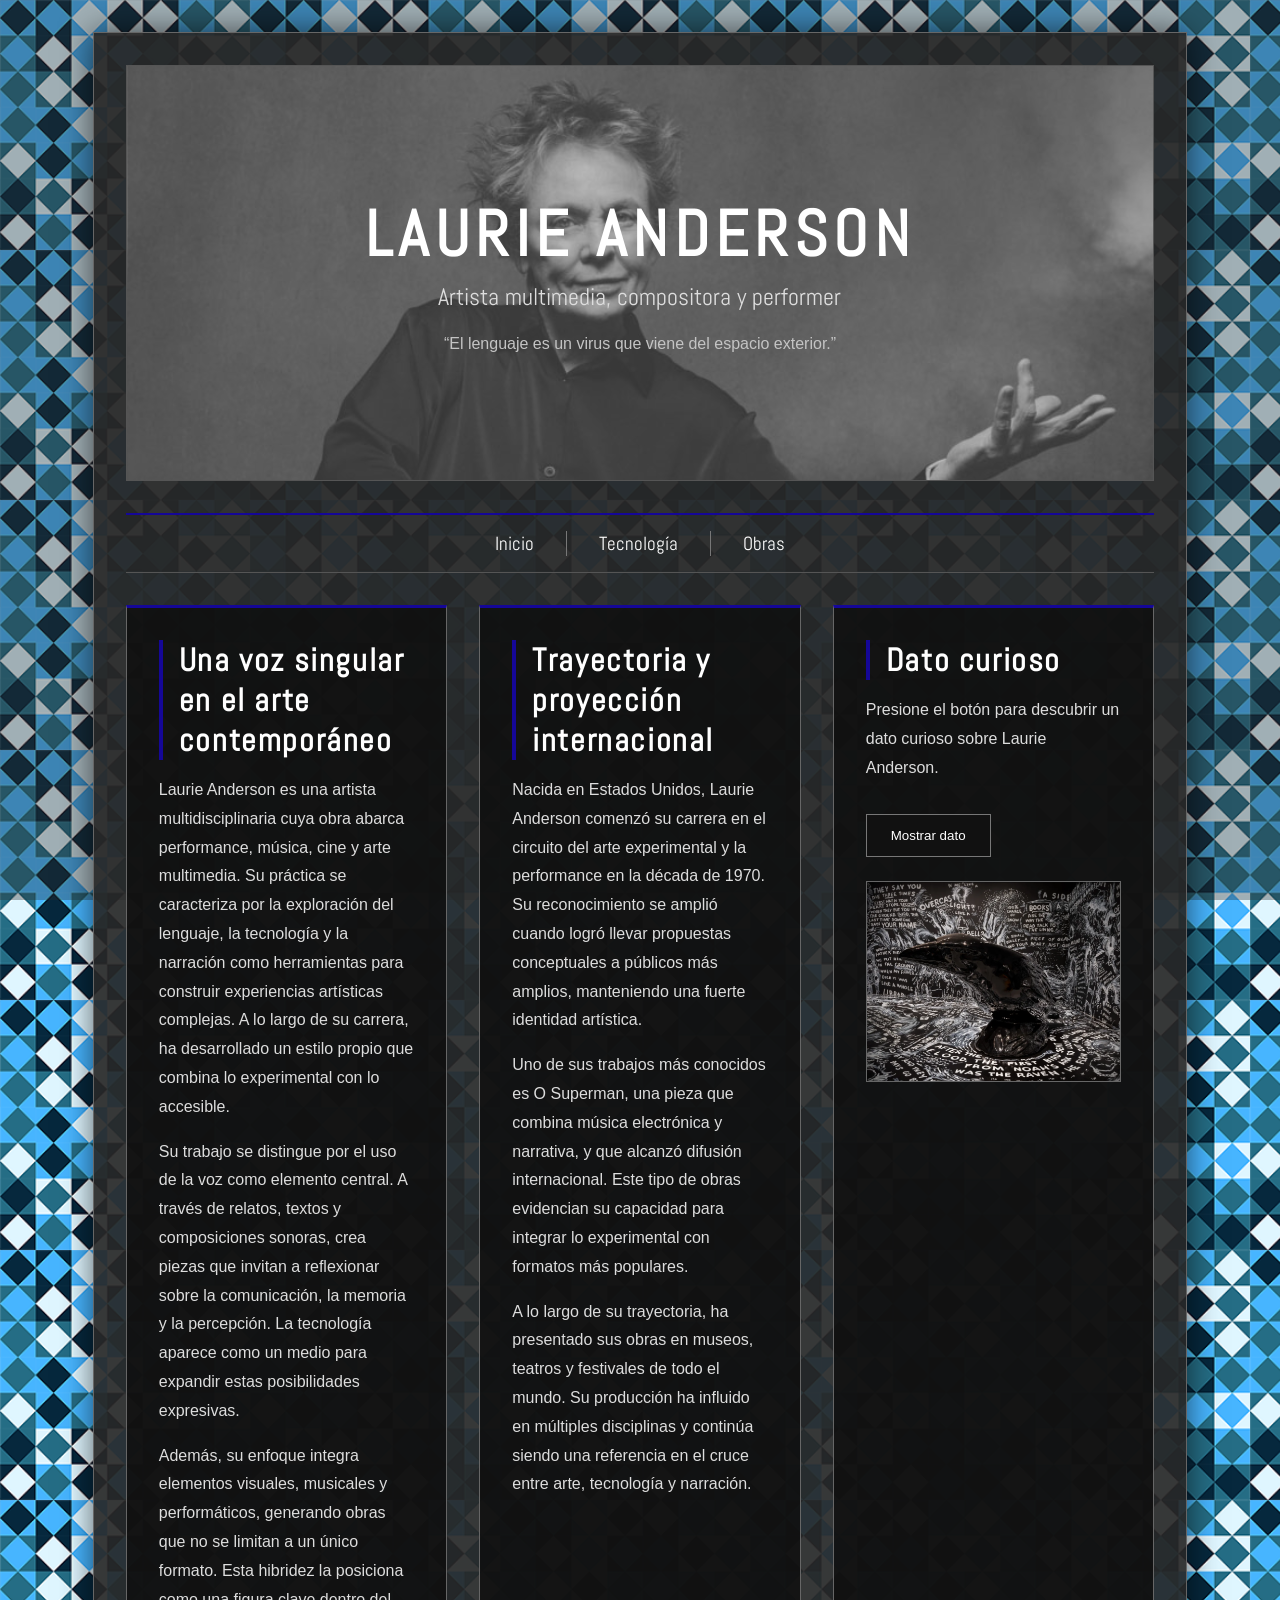
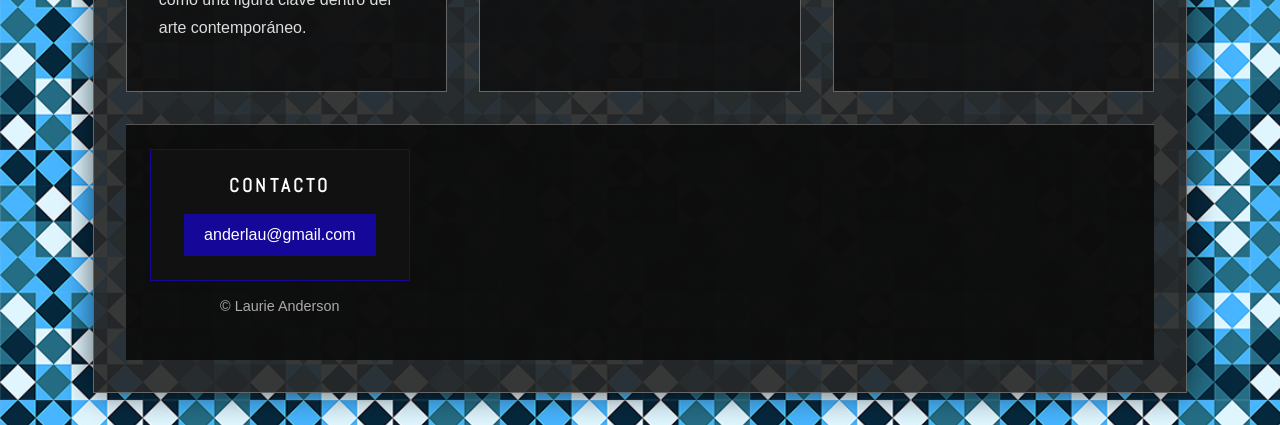
<file: index.html>
<!DOCTYPE html>
<html lang="es">

<head>

    <meta charset="UTF-8">

    <title>Laurie Anderson | Inicio</title>

    <link rel="preconnect" href="https://fonts.googleapis.com">
    <link rel="preconnect" href="https://fonts.gstatic.com" crossorigin>
    <link href="https://fonts.googleapis.com/css2?family=Abel&display=swap" rel="stylesheet">

    <link rel="stylesheet" href="css/styles.css">

</head>
<!--Conector de java a html-->
<body>
    <div class="contenedor">

<div class="banner">

    <h1>Laurie Anderson</h1>

    <p class="subtitulo">
        Artista multimedia, compositora y performer
    </p>

    <blockquote> <!--Consejo de la IA-->

“El lenguaje es un virus que viene del espacio exterior.” <br>

</blockquote>

</div>

<!--Menú de navegación-->
<nav> 

<ul>

<li><a href="index.html">Inicio</a></li>

<li><a href="tecnologias.html">Tecnología</a></li>

<li><a href="obras.html">Obras</a></li>

</ul>

</nav>

<main>

<section class="columnas"> <!--para el css--> 

<article>

<h2>Una voz singular en el arte contemporáneo</h2>

<p>Laurie Anderson es una artista multidisciplinaria cuya obra abarca performance, música, cine y arte multimedia. Su práctica se caracteriza por la exploración del lenguaje, la tecnología y la narración como herramientas para construir experiencias artísticas complejas. A lo largo de su carrera, ha desarrollado un estilo propio que combina lo experimental con lo accesible.</p>

<p>Su trabajo se distingue por el uso de la voz como elemento central. A través de relatos, textos y composiciones sonoras, crea piezas que invitan a reflexionar sobre la comunicación, la memoria y la percepción. La tecnología aparece como un medio para expandir estas posibilidades expresivas.</p>

<p>Además, su enfoque integra elementos visuales, musicales y performáticos, generando obras que no se limitan a un único formato. Esta hibridez la posiciona como una figura clave dentro del arte contemporáneo.</p>

</article>

<article>

<h2>Trayectoria y proyección internacional</h2>

<p>Nacida en Estados Unidos, Laurie Anderson comenzó su carrera en el circuito del arte experimental y la performance en la década de 1970. Su reconocimiento se amplió cuando logró llevar propuestas conceptuales a públicos más amplios, manteniendo una fuerte identidad artística.</p>

<p>Uno de sus trabajos más conocidos es O Superman, una pieza que combina música electrónica y narrativa, y que alcanzó difusión internacional. Este tipo de obras evidencian su capacidad para integrar lo experimental con formatos más populares.</p>

<p>A lo largo de su trayectoria, ha presentado sus obras en museos, teatros y festivales de todo el mundo. Su producción ha influido en múltiples disciplinas y continúa siendo una referencia en el cruce entre arte, tecnología y narración.</p>

</article>

<article>

<h2>Dato curioso</h2> <!--Buscar el dato-->

<p id="dato"> <!--conector de java a html-->
Presione el botón para descubrir un dato curioso sobre Laurie Anderson.
</p>

<button id="nuevoDato"> <!--Contenedor a parte? probar-->
Mostrar dato
</button>

<img id="andersonimagen" src="img/anderson-10.png" alt="Laurie Anderson"> <!--la imagen base + id del java-->

</article>

</section>

</main>

<footer>

    <div class="contacto-footer"> <!--para el css-->

        <div class="contacto">

            <h3>Contacto</h3>

            <a href="mailto:anderlau@gmail.com">
                anderlau@gmail.com
            </a>

        </div>


        <p class="copyright">
            © Laurie Anderson
        </p>

    </div>

</footer>

    <script src="js/script.js"></script>
    </body>
    </html>
</file>
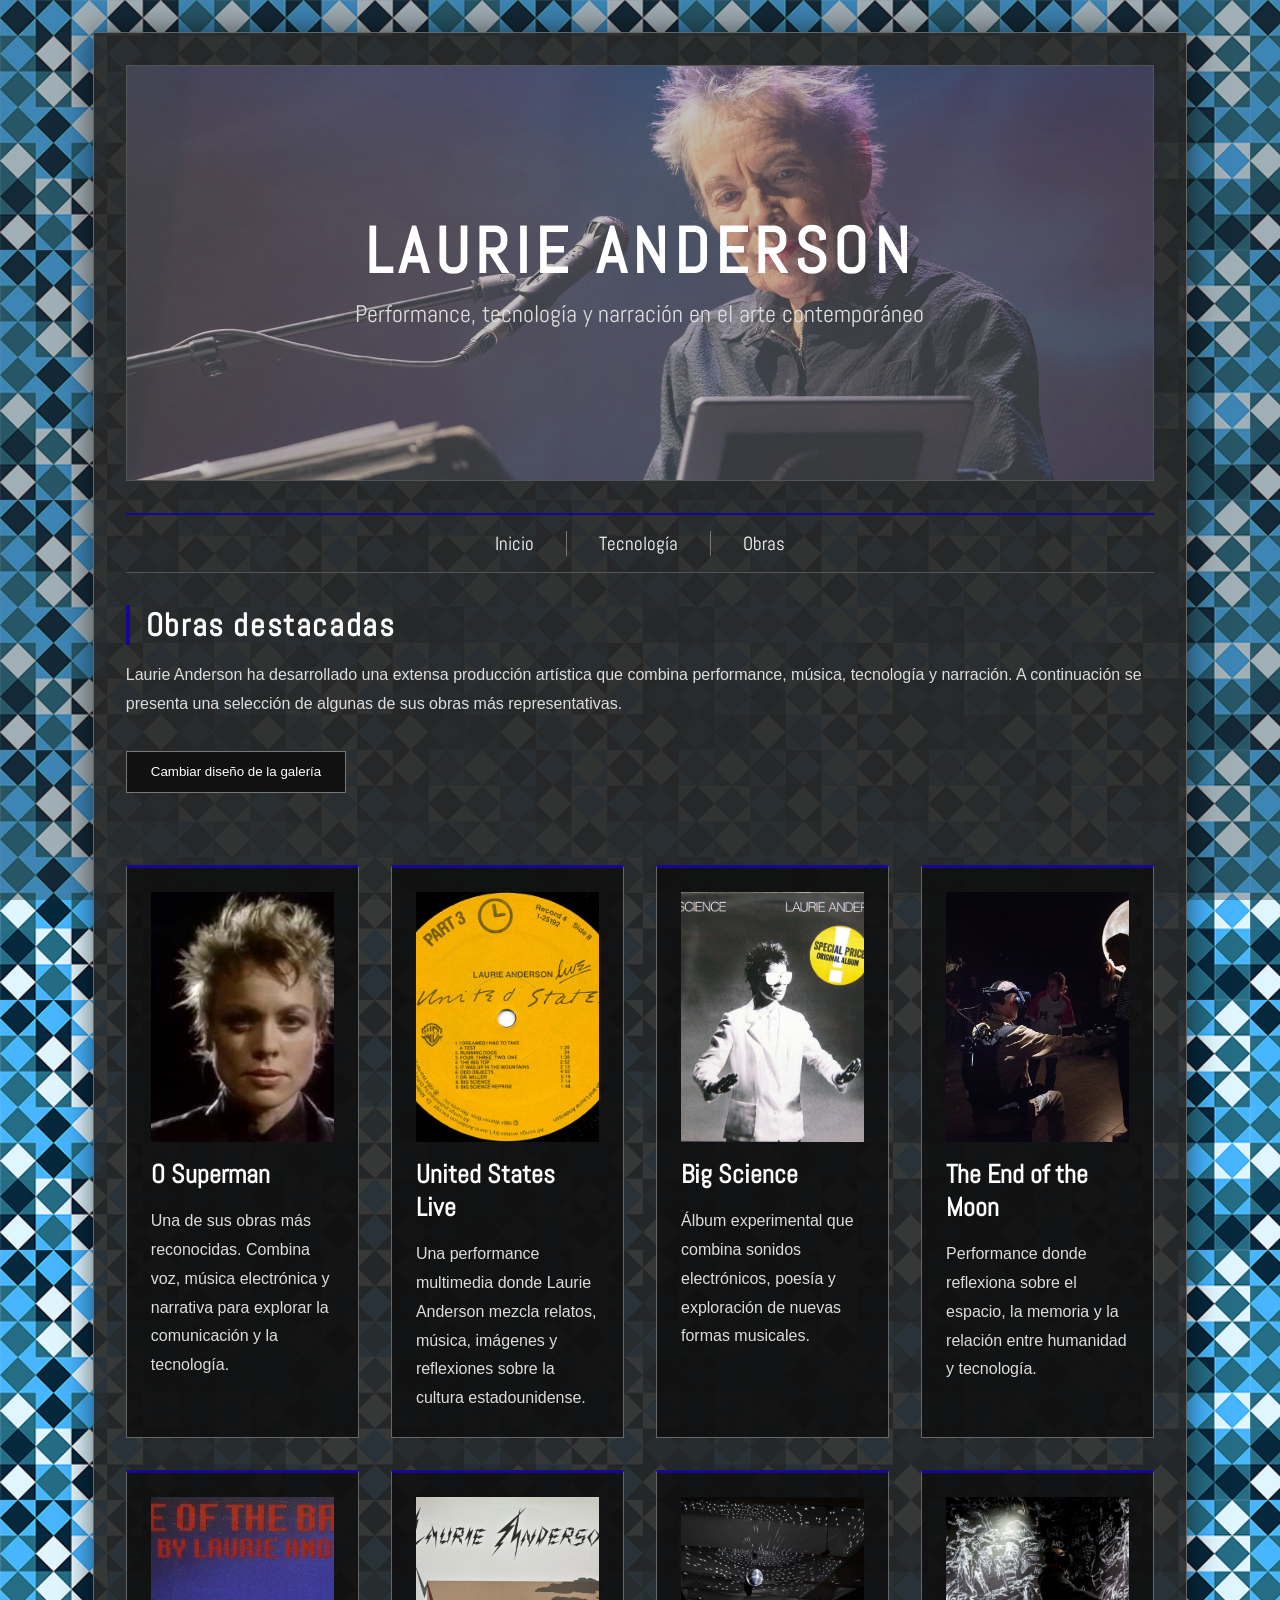
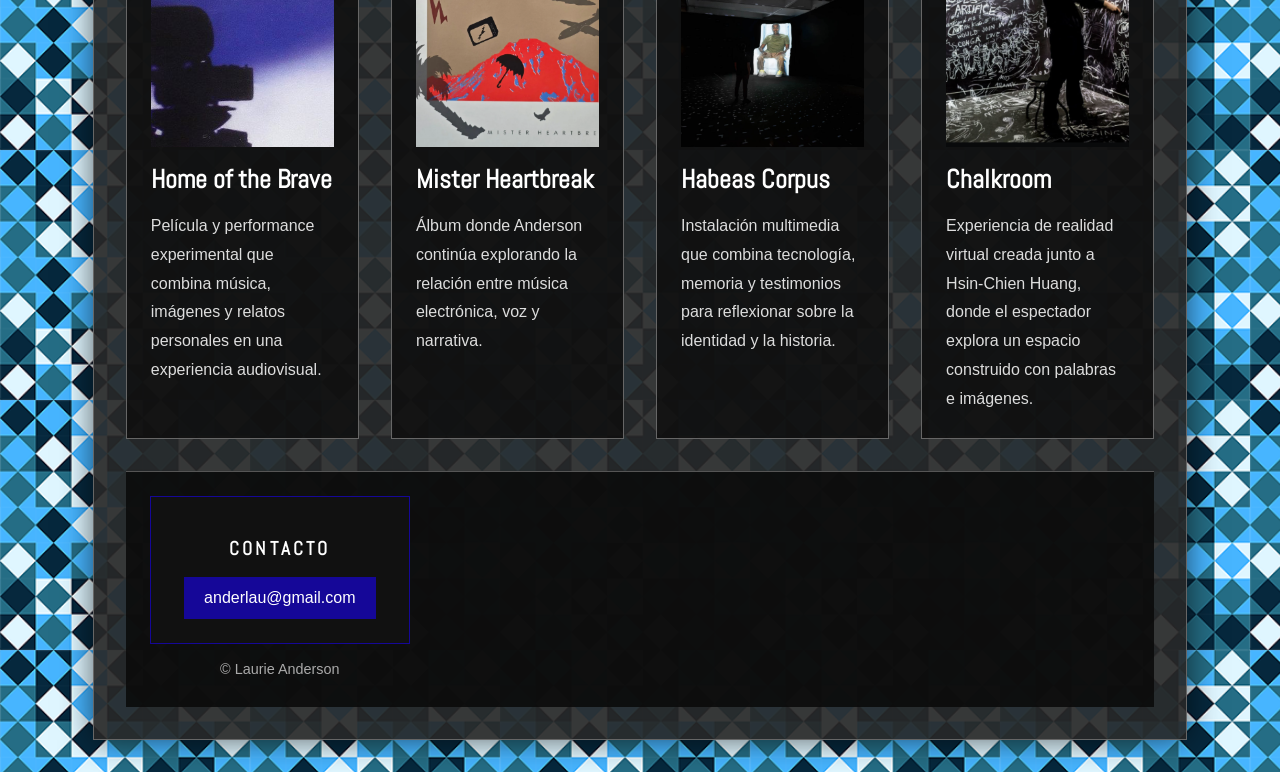
<file: obras.html>
<!DOCTYPE html>
<html lang="es">

<head>

    <meta charset="UTF-8">

    <title>Laurie Anderson | Obras</title>

    <link rel="preconnect" href="https://fonts.googleapis.com">
    <link rel="preconnect" href="https://fonts.gstatic.com" crossorigin>
    <link href="https://fonts.googleapis.com/css2?family=Abel&display=swap" rel="stylesheet">

    <link rel="stylesheet" href="css/obras.css">

</head>

<body> <!--para el css-->

    <div class="contenedor">

        <header>
<div class="banner">
            <h1>Laurie Anderson</h1>

            <p class="subtitulo">
                Performance, tecnología y narración en el arte contemporáneo
            </p>
</div>
        </header>

        <nav> <!--menú de navegación-->

            <ul>

                <li><a href="index.html">Inicio</a></li>

                <li><a href="tecnologias.html">Tecnología</a></li>

                <li><a href="obras.html">Obras</a></li>

            </ul>

        </nav>

        <main class="obras"> <!--para el java-->

            <section>

                <h2>Obras destacadas</h2>

                <p>
                    Laurie Anderson ha desarrollado una extensa producción artística que combina performance, música, tecnología y narración. A continuación se presenta una selección de algunas de sus obras más representativas.
                </p>

            </section>

            <section>

                <button id="btnDiseno">
                    Cambiar diseño de la galería
                </button>

            </section>

            <section id="galeria">

                <!-- La galería se hace con JavaScript -->

            </section>

        </main>

       <footer>

    <div class="contacto-footer"> <!--para el css-->

        <div class="contacto">

            <h3>Contacto</h3>

            <a href="mailto:anderlau@gmail.com">
                anderlau@gmail.com
            </a>

        </div>


        <p class="copyright">
            © Laurie Anderson
        </p>

    </div>

</footer>

    <script src="js/obras.js"></script>
    </body>
    </html>
</file>
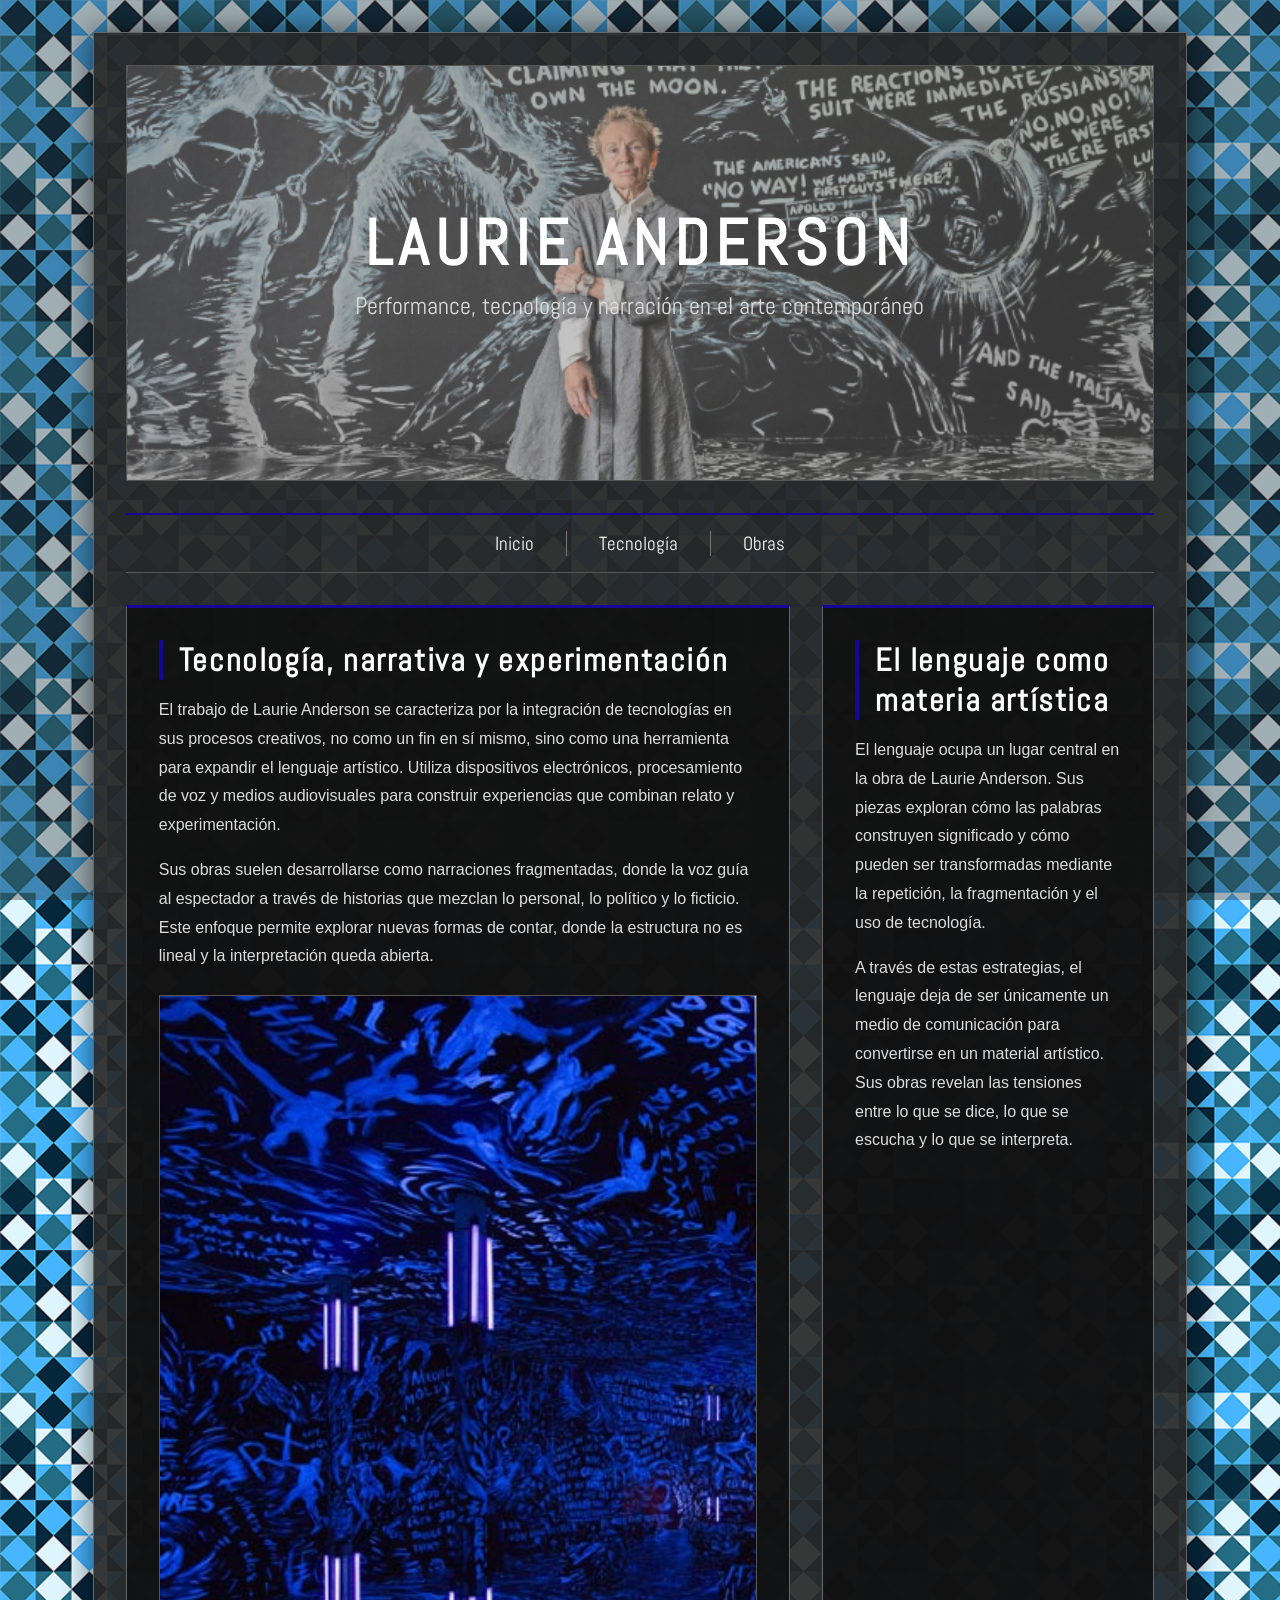
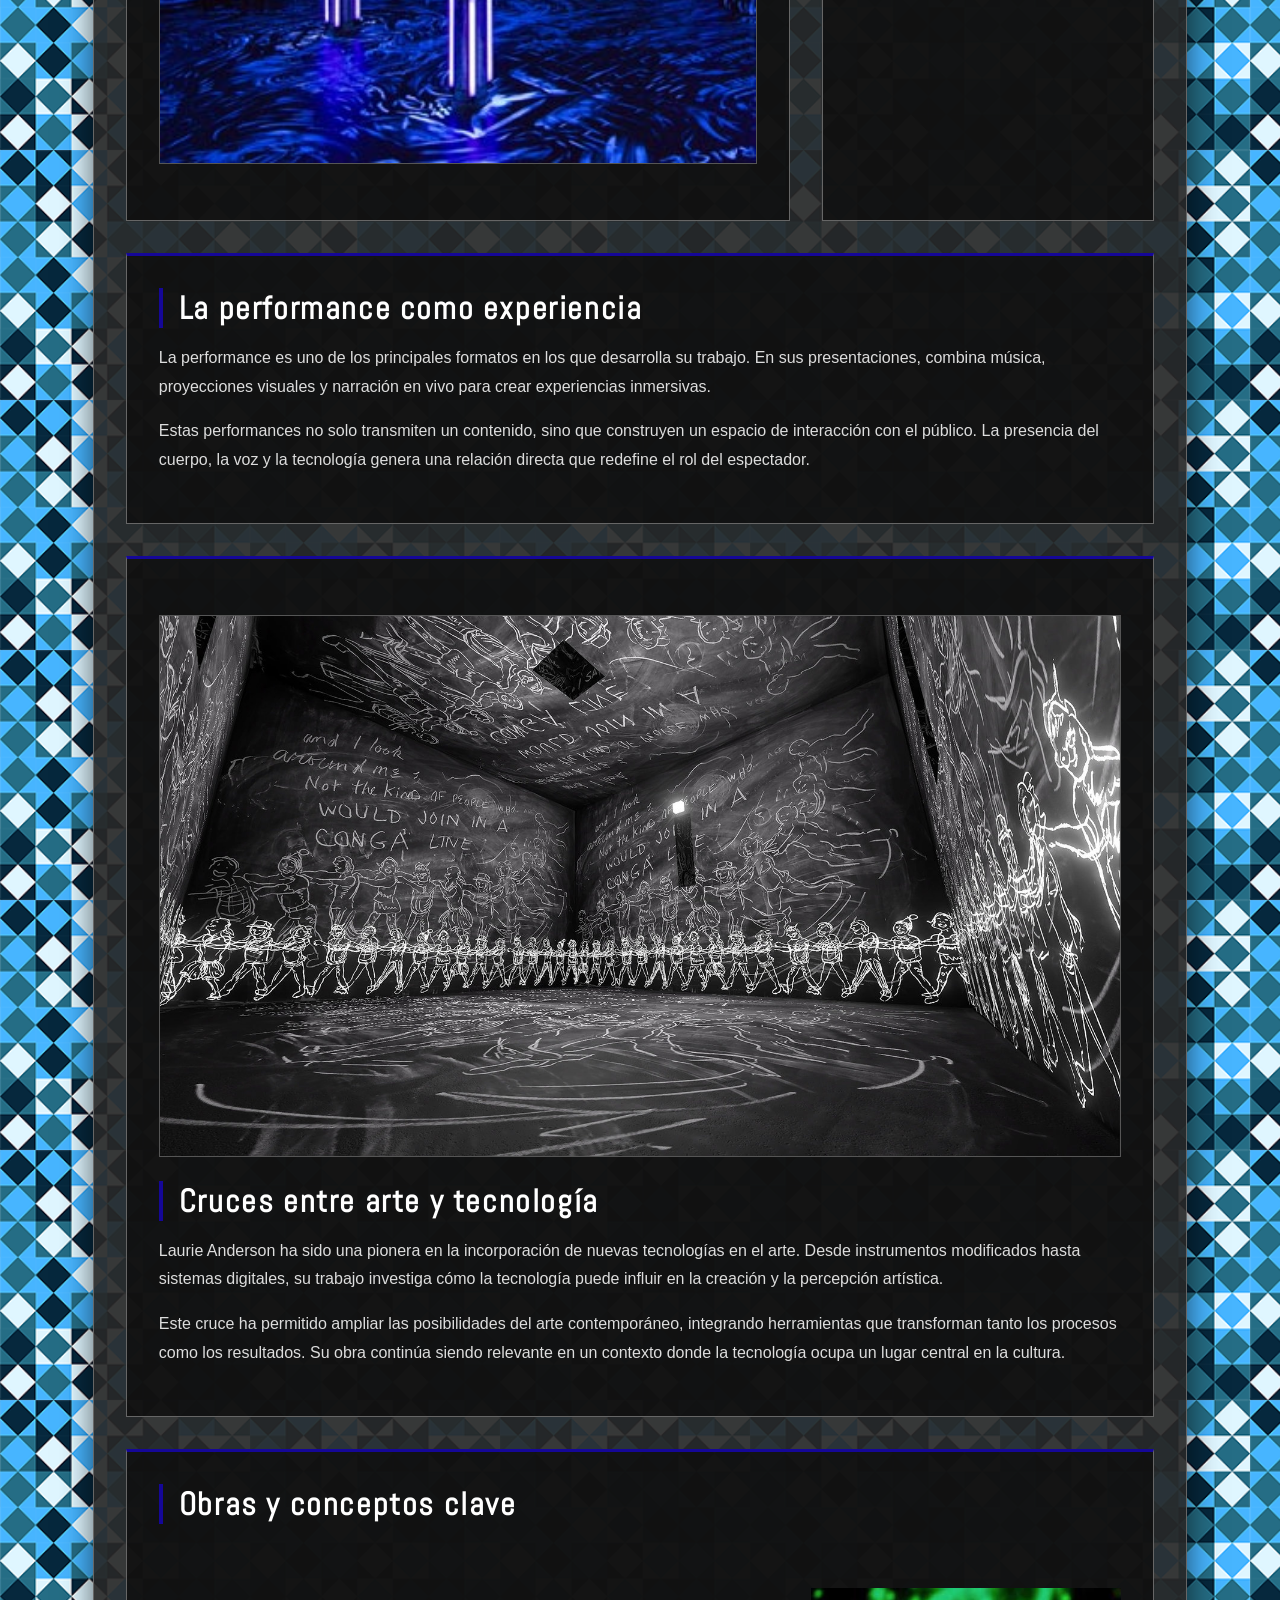
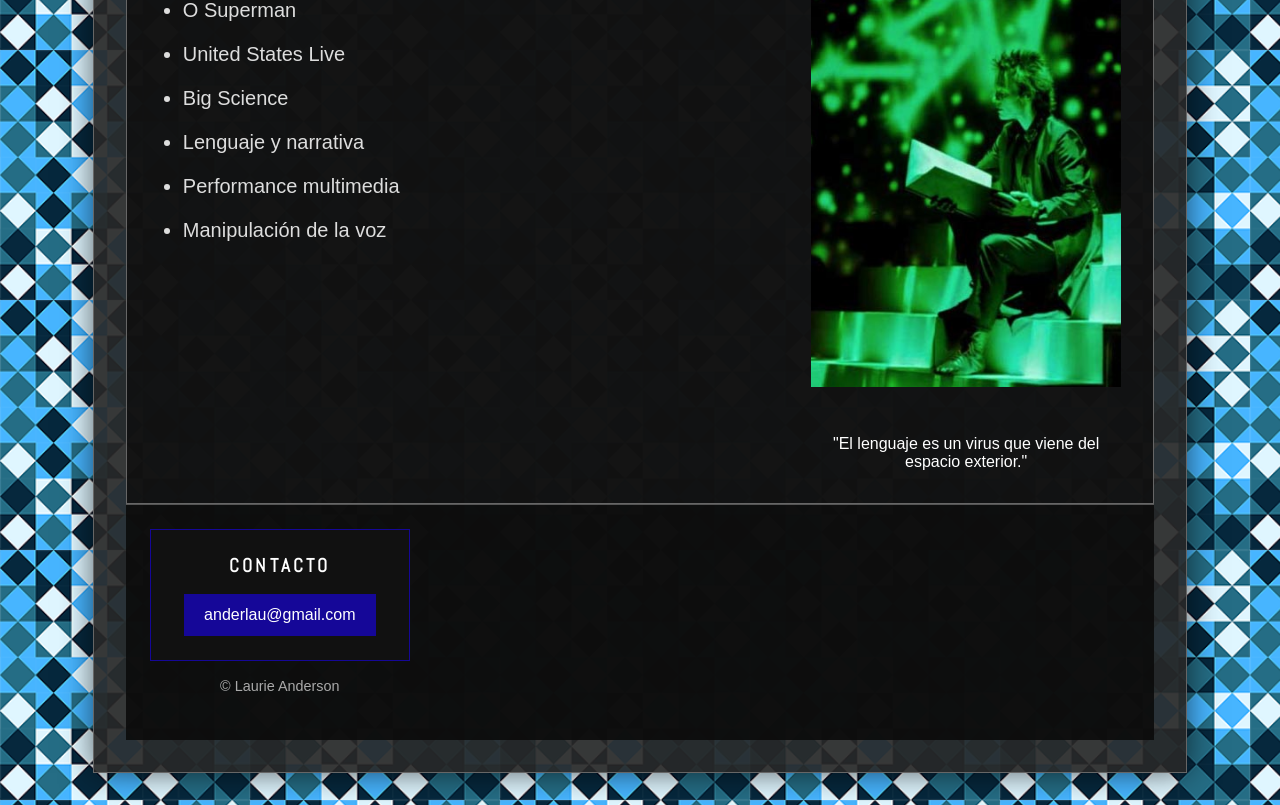
<file: tecnologias.html>
<!DOCTYPE html>
<html lang="es">

<head>

    <meta charset="UTF-8">

    <title>Laurie Anderson | Tecnologías</title>

    <link rel="preconnect" href="https://fonts.googleapis.com">
    <link rel="preconnect" href="https://fonts.gstatic.com" crossorigin>
    <link href="https://fonts.googleapis.com/css2?family=Abel&display=swap" rel="stylesheet">

    <link rel="stylesheet" href="css/tecnologias.css">

</head>

<body>
   <div class="contenedor"> <!--para el css-->

        <header>
<div class="banner">

    <h1>Laurie Anderson</h1>

    <p class="subtitulo">
         Performance, tecnología y narración en el arte contemporáneo</p>
</div>
        </header>

        <nav> <!--menú de navegación-->

            <ul>

                <li><a href="index.html">Inicio</a></li>

                <li><a href="tecnologias.html">Tecnología</a></li>

                <li><a href="obras.html">Obras</a></li>

            </ul>

        </nav>

        <main class="tecnologia"> <!--para el css-->

            <section class="contenido"> 

                <article>

                    <h2>Tecnología, narrativa y experimentación</h2>

                    <p>
                        El trabajo de Laurie Anderson se caracteriza por la integración de tecnologías en sus procesos creativos, no como un fin en sí mismo, sino como una herramienta para expandir el lenguaje artístico. Utiliza dispositivos electrónicos, procesamiento de voz y medios audiovisuales para construir experiencias que combinan relato y experimentación.
                    </p>

                    <p>
                        Sus obras suelen desarrollarse como narraciones fragmentadas, donde la voz guía al espectador a través de historias que mezclan lo personal, lo político y lo ficticio. Este enfoque permite explorar nuevas formas de contar, donde la estructura no es lineal y la interpretación queda abierta.
                    </p>

                     <img src="img/anderson-2.jpg" alt="Instalación de Laurie Anderson">

                </article>

                <article>

                    <h2>El lenguaje como materia artística</h2>

                    <p>
                        El lenguaje ocupa un lugar central en la obra de Laurie Anderson. Sus piezas exploran cómo las palabras construyen significado y cómo pueden ser transformadas mediante la repetición, la fragmentación y el uso de tecnología.
                    </p>

                    <p>
                        A través de estas estrategias, el lenguaje deja de ser únicamente un medio de comunicación para convertirse en un material artístico. Sus obras revelan las tensiones entre lo que se dice, lo que se escucha y lo que se interpreta.
                    </p>

                </article>

                <article>

                    <h2>La performance como experiencia</h2>

                    <p>
                        La performance es uno de los principales formatos en los que desarrolla su trabajo. En sus presentaciones, combina música, proyecciones visuales y narración en vivo para crear experiencias inmersivas.
                    </p>

                    <p>
                        Estas performances no solo transmiten un contenido, sino que construyen un espacio de interacción con el público. La presencia del cuerpo, la voz y la tecnología genera una relación directa que redefine el rol del espectador.
                    </p>

                </article>

                <article>
<img src="img/anderson-7.jpg" alt="Una Instalación de Laurie Anderson">
                    <h2>Cruces entre arte y tecnología</h2>

                    <p>
                        Laurie Anderson ha sido una pionera en la incorporación de nuevas tecnologías en el arte. Desde instrumentos modificados hasta sistemas digitales, su trabajo investiga cómo la tecnología puede influir en la creación y la percepción artística.
                    </p>

                    <p>
                        Este cruce ha permitido ampliar las posibilidades del arte contemporáneo, integrando herramientas que transforman tanto los procesos como los resultados. Su obra continúa siendo relevante en un contexto donde la tecnología ocupa un lugar central en la cultura.
                    </p>

                </article>

            </section>

            <aside class="lateral">

                <h2>Obras y conceptos clave</h2>

                <ul>

                    <li>O Superman</li>
                    <li>United States Live</li>
                    <li>Big Science</li>
                    <li>Lenguaje y narrativa</li>
                    <li>Performance multimedia</li>
                    <li>Manipulación de la voz</li>

                </ul>

               <img src="img/anderson-3.jpg" alt="Laurie Anderson en una de sus instalaciones">

                <blockquote>
                    "El lenguaje es un virus que viene del espacio exterior."
                </blockquote>

            </aside>

        </main>

       <footer>

    <div class="contacto-footer">

        <div class="contacto">

            <h3>Contacto</h3>

            <a href="mailto:anderlau@gmail.com">
                anderlau@gmail.com
            </a>

        </div>


        <p class="copyright">
            © Laurie Anderson
        </p>

    </div>

</footer>

    </body>
    </html>
</file>
<file: css/styles.css>
/*=========================================
 PRIMERA PARTE
=========================================*/

*{
    margin:0;
    padding:0;
    box-sizing:border-box;
}

/*=========================================
 BODY
=========================================*/

body{

    display:flex;
    justify-content:center;
    padding:2rem;
    min-height:100vh;
    font-family:Arial, Helvetica, sans-serif;
    color:white;

    /* fondo repetido */

    background-image:url("../img/fondo.png");
 background-repeat:repeat;
    background-size:250px;
    position:relative;

}

/* capa gris translúcida sobre el fondo */

body::before{

    content:"";
    position:fixed;
    inset:0;
    background:rgba(45, 45, 45, 0.35);
 z-index:0;
}

/*=========================================
 BANNER
=========================================*/

/* mantiene la página por encima de la capa */

.banner{

    background-image:url("../img/anderson.jpg");
   background-size:cover;
background-position:center 15%;
height:26rem;
    display:flex;
    flex-direction:column;
    justify-content:center;
    align-items:center;
    text-align:center;
    margin-bottom:2rem;
    position:relative;
    overflow:hidden;
    border:1px solid #555;

}

.banner::before{

    content:"";
    position:absolute;
    inset:0;
    background:rgba(122, 122, 122, 0.45);

}

.banner h1,
.banner p{

    position:relative;
    z-index:1;

}

.banner h1{

    font-family:"Abel",sans-serif;
    font-size:4rem;
    letter-spacing:.4rem;
    text-transform:uppercase;

}

.banner .subtitulo{

    font-family:"Abel",sans-serif;
    font-size:1.5rem;

}

/*=========================================
 MENU
=========================================*/

nav{

    margin-bottom:2rem;
    border-top:2px solid #150798;
    border-bottom:1px solid #555;
    padding:1rem 0;

}

nav ul{

    list-style:none;
    display:flex;
    justify-content:center;

}

nav li{

    padding:0 2rem;
    border-right:1px solid #777;

}

/* saca la línea del último elemento */

nav li:last-child{

    border-right:none;

}

nav a{

    text-decoration:none;
    color:white;
    font-family:"Abel",sans-serif;
    font-size:1.2rem;
    transition:.3s;

}

/*=========================================
 TITULOS
=========================================*/

h2{

    font-family:"Abel",sans-serif;
    color:white;
    font-size:2rem;
    letter-spacing:.1rem;
    margin-bottom:1rem;
    border-left:4px solid #150798;
    padding-left:1rem;

}

/*=========================================
 PARRAFOS
=========================================*/

p{

    line-height:1.8;
    margin-bottom:1rem;
    color:#ddd;

}

/*=========================================
 BOTON
=========================================*/

button{

    margin-top:1rem;
    background:#111;
    color:white;
    border:1px solid #777;
    padding:.8rem 1.5rem;
    cursor:pointer;
    transition:.3s;

}

button:hover{

    background:#150798;
    border-color:#150798;

}

/*=========================================
 FOOTER
=========================================*/

footer{

    display:flex;
    align-items:center;
    gap:2rem;
    background:rgba(10,10,10,.9);
    border-top:1px solid #555;
    padding:1.5rem;

}

/* columna izquierda */

.contacto-footer{

    display:flex;
    flex-direction:column;
    align-items:center;
    gap:.8rem;

}

/* caja contacto */

.contacto{

    width:260px;
    padding:1.5rem;
    background:#111;
    border:1px solid #150798;
    text-align:center;

}

.contacto h3{

    font-family:"Abel",sans-serif;
    color:#ffffff;
    letter-spacing:.2rem;
    text-transform:uppercase;
    margin-bottom:1rem;

}

/* botón mail */

.contacto a{

    display:inline-block;
    padding:.7rem 1.2rem;
    background:#150798;
    color:white;
    text-decoration:none;
    border:1px solid #150798;
    transition:.3s;

}

.contacto a:hover{

    background:white;
    color:#150798;

}

/* copyright */

.copyright{

    color:#aaa;
    font-size:.9rem;
    text-align:center;

}

/* contenido footer */

.info-footer{

    flex:1;
    text-align:center;

}

/*=========================================
 CONTENEDOR GENERAL
=========================================*/

.contenedor{

    width:90%;
    max-width:1400px;
    background:rgba(40,40,40,.92);
    padding:2rem;
    position:relative;
    z-index:1;
    border:1px solid #666;
    box-shadow:0 0 30px rgba(0,0,0,.6);

}

/*=========================================
 COLUMNAS
=========================================*/

.columnas{

    display:flex;
    flex-direction:row;
    gap:2rem;
    margin-bottom:2rem;

}

/*=========================================
 CAJAS
=========================================*/

article{

    flex:1;
    background:rgba(15,15,15,.85);
    padding:2rem;
    border:1px solid #666;
    border-top:3px solid #150798;
    min-width:0;

}

#andersonimagen{

    width:100%;
    margin-top:1.5rem;
    border:1px solid #666;

}
</file>
<file: css/obras.css>
/*=========================================
PRIMERA PARTE
=========================================*/

*{
    margin:0;
    padding:0;
    box-sizing:border-box;
}


/*=========================================
BODY
=========================================*/

body{
    display:flex;
    justify-content:center;
    padding:2rem;
    min-height:100vh;
    font-family:Arial, Helvetica, sans-serif;
    color:white;
    background-image:url("../img/fondo.png");
    background-repeat:repeat;
    background-size:250px;
    position:relative;
}

/* Capa translúcida */

body::before{
    content:"";
    position:fixed;
    inset:0;
    background:rgba(45,45,45,.35);
}

/*=========================================
    CONTENEDOR GENERAL
=========================================*/

.contenedor{
    width:90%;
    max-width:1400px;
    background:rgba(40,40,40,.92);
    padding:2rem;
    position:relative;
    z-index:1;
    border:1px solid #666;
    box-shadow:0 0 30px rgba(0,0,0,.6);
}

/*=========================================
    BANNER
=========================================*/

.banner{
    background-image:url("../img/anderson-6.jpg");
   background-size:cover;
background-position:center 15%;
height:26rem;
    display:flex;
    flex-direction:column;
    justify-content:center;
    align-items:center;
    text-align:center;
    margin-bottom:2rem;
    position:relative;
    overflow:hidden;
    border:1px solid #555;
}

.banner::before{
    content:"";
    position:absolute;
    inset:0;
    background:rgba(122, 122, 122, 0.45);
    z-index: 0;
}

.banner h1,
.banner p{
    position:relative;
    z-index:1;
}

.banner h1{
    font-family:"Abel",sans-serif;
    font-size:4rem;
    letter-spacing:.4rem;
    text-transform:uppercase;
}

.banner .subtitulo{
    font-family:"Abel",sans-serif;
    font-size:1.5rem;
}

/*=========================================
    MENU
=========================================*/

nav{
    margin-bottom:2rem;
    border-top:2px solid #150798;
    border-bottom:1px solid #555;
    padding:1rem 0;
}

nav ul{
    list-style:none;
    display:flex;
    justify-content:center;
}

nav li{
    padding:0 2rem;
    border-right:1px solid #777;
}

nav li:last-child{
    border-right:none;
}

nav a{
    text-decoration:none;
    color:white;
    font-family:"Abel",sans-serif;
    font-size:1.2rem;
    transition:.3s;
}

/*=========================================
    TITULOS
=========================================*/

h2{
    font-family:"Abel",sans-serif;
    color:white;
    font-size:2rem;
    letter-spacing:.1rem;
    margin-bottom:1rem;
    border-left:4px solid #150798;
    padding-left:1rem;
}

h3{
    font-family:"Abel",sans-serif;
    color:white;
    margin-top:1rem;
    margin-bottom:.5rem;
}

/*=========================================
    PARRAFOS
=========================================*/

p{
    line-height:1.8;
    color:#ddd;
}

/*=========================================
    INTRODUCCION
=========================================*/

.introduccion{
    background:rgba(15,15,15,.85);
    border:1px solid #666;
    border-top:3px solid #150798;
    padding:2rem;
    margin-bottom:2rem;
}

/*=========================================
    BOTON
=========================================*/

.acciones{
    display:flex;
    justify-content:center;
    margin-bottom:2rem;
}

button{
    background:#111;
    color:white;
    border:1px solid #777;
    padding:.8rem 1.5rem;
    cursor:pointer;
    transition:.3s;
}

button:hover{
    background:#150798;
    border-color:#150798;
}

/*=========================================
 GALERÍA
=========================================*/

#galeria{
    display:grid;
    grid-template-columns:repeat(4, 1fr);
    gap:2rem;
    margin-top:2rem;
}

/* tarjetas */

.obra{
    background:rgba(15,15,15,.85);
    padding:1.5rem;
    border:1px solid #666;
    border-top:3px solid #150798;
}

/* imágenes iguales */
.obra img{
    width:100%;
    height:250px;
    object-fit:cover;
    display:block;
    margin-bottom:1rem;
}

/* títulos */

.obra h3{
    font-family:"Abel",sans-serif;
    font-size:1.6rem;
    color:white;
    margin-bottom:1rem;
}

/*=========================================
 BOTÓN DISEÑO
=========================================*/

#btnDiseno{
    margin-top:2rem;
    margin-bottom:2.5rem;
}

/*=========================================
        CAMBIO DE DISEÑO (JS)
=========================================*/

.galeriaGrande .tarjeta{
    width:420px;
}

.galeriaGrande .tarjeta img{
    height:420px;
    object-fit:cover;
}

/*=========================================
                FOOTER
=========================================*/

footer{
    display:flex;
    align-items:center;
    gap:2rem;
    margin-top:2rem;
    background:rgba(10,10,10,.9);
    border-top:1px solid #555;
    padding:1.5rem;
}

/* columna izquierda */

.contacto-footer{
    display:flex;
    flex-direction:column;
    align-items:center;
    gap:.8rem;
}

/* caja contacto */

.contacto{
    width:260px;
    padding:1.5rem;
    background:#111;
    border:1px solid #150798;
    text-align:center;
}

.contacto h3{
    font-family:"Abel",sans-serif;
    color:white;
    letter-spacing:.2rem;
    text-transform:uppercase;
    margin-bottom:1rem;
}

/* botón mail */

.contacto a{
    display:inline-block;
    padding:.7rem 1.2rem;
    background:#150798;
    color:white;
    text-decoration:none;
    border:1px solid #150798;
    transition:.3s;
}

.contacto a:hover{
    background:white;
    color:#150798;
}

/* copyright */

.copyright{
    color:#aaa;
    font-size:.9rem;
    text-align:center;
}

/* contenido */

.info-footer{
    flex:1;
    text-align:center;
}
   #galeria.lista{
    display:flex;
    flex-direction:column;
}

#galeria.lista .obra{
    display:flex;
    gap:2rem;
    align-items:center;
}

#galeria.lista .obra img{
    width:250px;
}
</file>
<file: css/tecnologias.css>
/*=========================================
 PRIMERA PARTE
=========================================*/

*{
    margin:0;
    padding:0;
    box-sizing:border-box;
}

/*=========================================
 BODY
=========================================*/

body{

    display:flex;
    justify-content:center;
    padding:2rem;
    min-height:100vh;
    font-family:Arial, Helvetica, sans-serif;
    color:white;
    background-image:url("../img/fondo.png");
    background-repeat:repeat;
    background-size:250px;
    position:relative;
}

/* capa gris transparente */

body::before{
    content:"";
    position:fixed;
    inset:0;
    background:rgba(45,45,45,.35);
    z-index:0;
}

/*=========================================
 CAJA
=========================================*/

.contenedor{
    width:90%;
    max-width:1400px;
    background:rgba(40,40,40,.92);
    padding:2rem;
    position:relative;
    z-index:1;
    border:1px solid #666;
    box-shadow:0 0 30px rgba(0,0,0,.6);
}

/*=========================================
 BANNER
=========================================*/

.banner{
    background-image:url("../img/anderson-4.png");
   background-size:cover;
background-position:center 15%;
height:26rem;
    display:flex;
    flex-direction:column;
    justify-content:center;
    align-items:center;
    text-align:center;
    margin-bottom:2rem;
    position:relative;
    overflow:hidden;
    border:1px solid #555;
}

.banner::before{
    content:"";
    position:absolute;
    inset:0;
    background:rgba(122, 122, 122, 0.45);
}

.banner h1,
.banner p{
    position:relative;
    z-index:1;
}

.banner h1{
    font-family:"Abel",sans-serif;
    font-size:4rem;
    letter-spacing:.4rem;
    text-transform:uppercase;
}

.banner .subtitulo{
    font-family:"Abel",sans-serif;
    font-size:1.5rem;
}

/*=========================================
 MENU
=========================================*/

nav{
    margin-bottom:2rem;
    border-top:2px solid #150798;
    border-bottom:1px solid #555;
    padding:1rem 0;
}

nav ul{
    list-style:none;
    display:flex;
    justify-content:center;
}

nav li{
    padding:0 2rem;
    border-right:1px solid #777;
}

nav li:last-child{
    border-right:none;
}

nav a{
    text-decoration:none;
    color:white;
    font-family:"Abel",sans-serif;
    font-size:1.2rem;
    transition:.3s;
}

/*=========================================
 TITULOS
=========================================*/

h2{
    font-family:"Abel",sans-serif;
    color:white;
    font-size:2rem;
    letter-spacing:.1rem;
    margin-bottom:1rem;
    border-left:4px solid #150798;
    padding-left:1rem;
}

/*=========================================
 PARRAFOS
=========================================*/

p{
    line-height:1.8;
    margin-bottom:1rem;
    color:#ddd;
}

/*=========================================
 LAYOUT TECNOLOGIA
=========================================*/

.contenido{
    display:grid;
    grid-template-columns:2fr 1fr;
    gap:2rem;
    margin-bottom:2rem;
}

/* textos */

.contenido article{
    background:rgba(15,15,15,.85);
    padding:2rem;
    border:1px solid #666;
    border-top:3px solid #150798;
}

/* Texto 1 */

.contenido article:nth-child(1){
    grid-column:1;
    grid-row:1;
}

/* Texto 2 */

.contenido article:nth-child(2){
    grid-column:2;
    grid-row:1;
}

/* Texto 3 ocupa todo el ancho */

.contenido article:nth-child(3){
    grid-column:1 / 3;
    grid-row:2;
}

/* Texto 4 ocupa todo el ancho */

.contenido article:nth-child(4){
    grid-column:1 / 3;
    grid-row:3;
}

/*=========================================
 LATERAL
=========================================*/

.lateral{
    background:rgba(15,15,15,.85);
    padding:2rem;
    border:1px solid #666;
    border-top:3px solid #150798;
    display:grid;
    grid-template-columns:2fr 1fr;
    gap:2rem;
    align-items:start;
}
.lateral li{
    font-size:1.25rem;
    line-height:2.2;
    color:#ddd;
}

.lateral h2{
    grid-column:1 / 3;
}

.lateral ul{
    margin-top:1rem;
    padding-left:1.5rem;
    line-height:2;
}

.lateral img{
    width:100%;
    max-width:380px;
    justify-self:center;
    align-self:center;
    margin-top:1rem;
}

.lateral blockquote{
    grid-column:2;
    margin-top:1rem;
    text-align:center;
}

/*=========================================
 BOTON
=========================================*/

button{
    margin-top:1rem;
    background:#111;
    color:white;
    border:1px solid #777;
    padding:.8rem 1.5rem;
    cursor:pointer;
    transition:.3s;
}

button:hover{
    background:#150798;
    border-color:#150798;
}

/*=========================================
 FOOTER
=========================================*/

footer{
    display:flex;
    align-items:center;
    gap:2rem;
    background:rgba(10,10,10,.9);
    border-top:1px solid #555;
    padding:1.5rem;
}

.contacto-footer{
    display:flex;
    flex-direction:column;
    align-items:center;
    gap:.8rem;
}

.contacto{
    width:260px;
    padding:1.5rem;
    background:#111;
    border:1px solid #150798;
    text-align:center;
}

.contacto h3{
    font-family:"Abel",sans-serif;
    color:white;
    letter-spacing:.2rem;
    text-transform:uppercase;
    margin-bottom:1rem;
}

.contacto a{
    display:inline-block;
    padding:.7rem 1.2rem;
    background:#150798;
    color:white;
    text-decoration:none;
    border:1px solid #150798;
    transition:.3s;
}

.contacto a:hover{
    background:white;
    color:#150798;
}

.copyright{
    color:#aaa;
    font-size:.9rem;
    text-align:center;
}

.info-footer{
    flex:1;
    text-align:center;
}

article img{
    width:100%;
    margin:1.5rem 0;
    border:1px solid #555;
    display:block;
}
</file>
